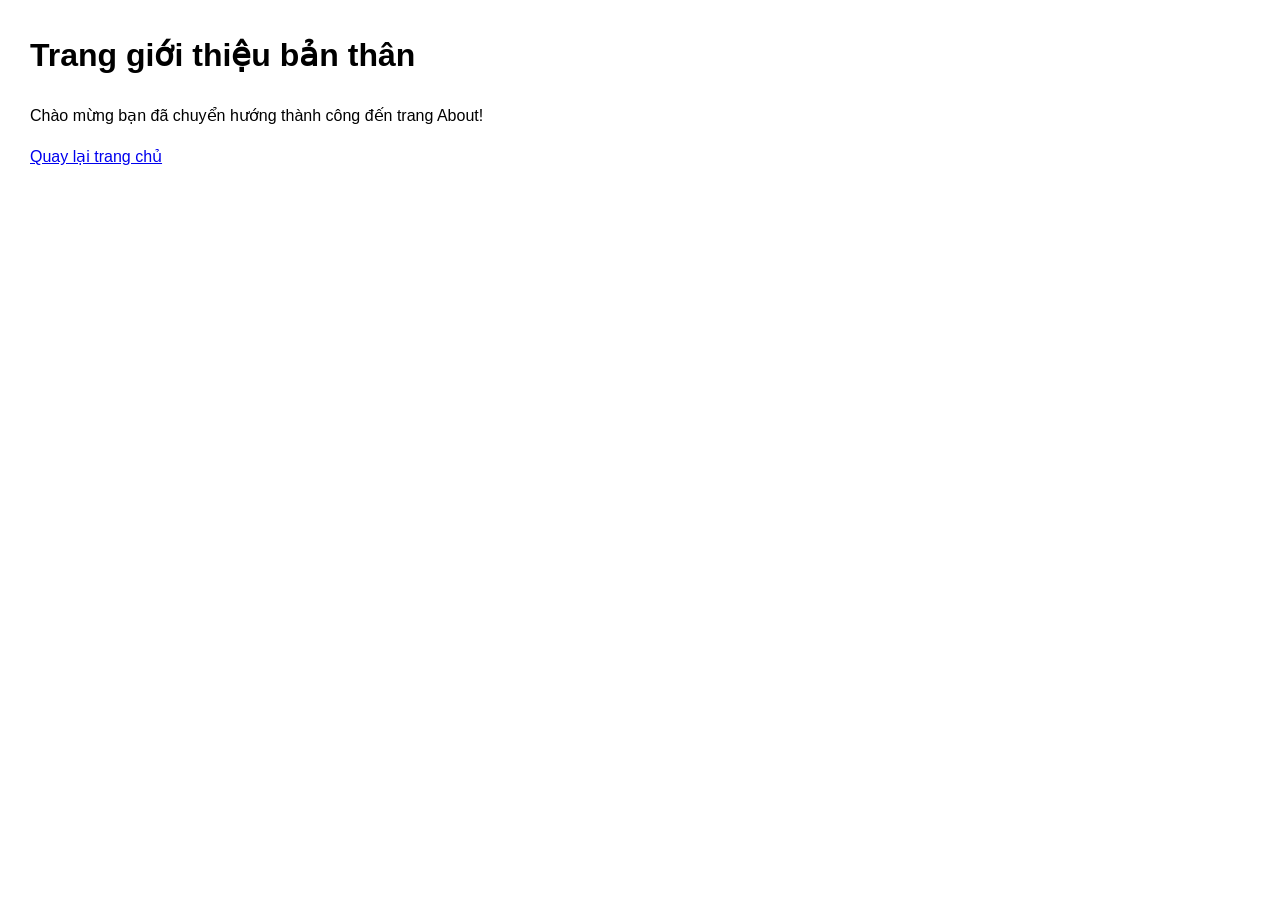
<file: about.html>
<!DOCTYPE html>
<html lang="vi">
<head>
    <meta charset="utf-8">
    <title>Giới thiệu - About Us</title>
</head>
<body style="font-family: Arial, sans-serif; line-height: 1.6; margin: 30px;">
    <h1>Trang giới thiệu bản thân</h1>
    <p>Chào mừng bạn đã chuyển hướng thành công đến trang About!</p>
    <p><a href="index.html">Quay lại trang chủ</a></p>
</body>
</html>
</file>
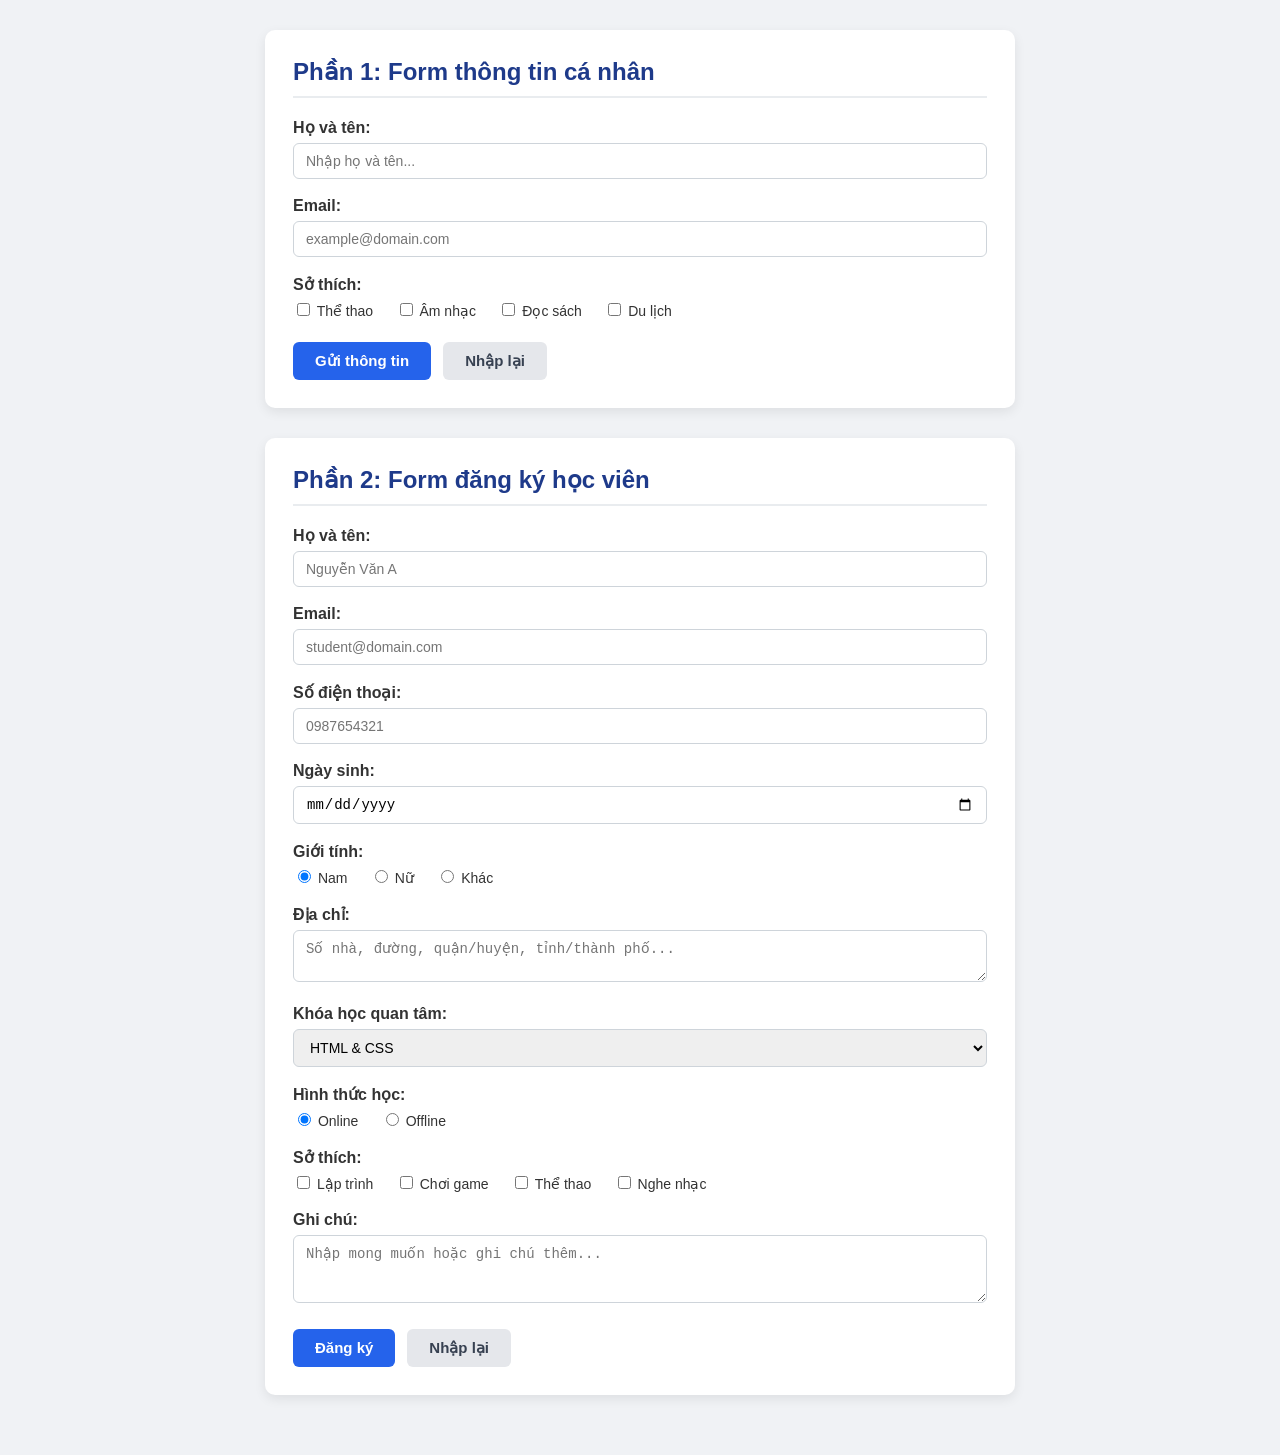
<file: form-bai-tap.html>
<!DOCTYPE html>
<html lang="vi">
<head>
    <meta charset="UTF-8">
    <meta name="viewport" content="width=device-width, initial-scale=1.0">
    <title>Bài tập: Tạo form HTML</title>
    <style>
        body {
            font-family: "Segoe UI", Tahoma, Geneva, Verdana, sans-serif;
            background-color: #f0f2f5;
            margin: 0;
            padding: 30px 15px;
            color: #333;
        }

        .container {
            max-width: 750px;
            margin: 0 auto;
        }

        .card {
            background: #ffffff;
            border-radius: 10px;
            box-shadow: 0 4px 12px rgba(0, 0, 0, 0.08);
            padding: 28px;
            margin-bottom: 30px;
        }

        h2 {
            margin-top: 0;
            padding-bottom: 10px;
            border-bottom: 2px solid #e9ecef;
            color: #1e3a8a;
        }

        .form-group {
            margin-bottom: 18px;
        }

        .form-group label.title-label {
            display: block;
            font-weight: 600;
            margin-bottom: 6px;
        }

        input[type="text"],
        input[type="email"],
        input[type="date"],
        select,
        textarea {
            width: 100%;
            padding: 9px 12px;
            border: 1px solid #ced4da;
            border-radius: 6px;
            box-sizing: border-box;
            font-size: 14px;
            outline: none;
            transition: border-color 0.2s;
        }

        input[type="text"]:focus,
        input[type="email"]:focus,
        input[type="date"]:focus,
        select:focus,
        textarea:focus {
            border-color: #3b82f6;
        }

        .inline-group label {
            margin-right: 18px;
            cursor: pointer;
            font-size: 14px;
        }

        .btn-group {
            margin-top: 22px;
            display: flex;
            gap: 12px;
        }

        button, input[type="submit"], input[type="reset"] {
            padding: 10px 22px;
            border: none;
            border-radius: 6px;
            font-size: 15px;
            font-weight: 600;
            cursor: pointer;
            transition: 0.2s;
        }

        .btn-submit {
            background-color: #2563eb;
            color: #ffffff;
        }

        .btn-submit:hover {
            background-color: #1d4ed8;
        }

        .btn-reset {
            background-color: #e5e7eb;
            color: #374151;
        }

        .btn-reset:hover {
            background-color: #d1d5db;
        }
    </style>
</head>
<body>

<div class="container">

    <!-- PHẦN 1: FORM ĐƠN GIẢN -->
    <div class="card">
        <h2>Phần 1: Form thông tin cá nhân</h2>
        <form action="#" method="POST">
            <div class="form-group">
                <label class="title-label" for="yourname">Họ và tên:</label>
                <input type="text" id="yourname" name="yourname" placeholder="Nhập họ và tên..." required>
            </div>

            <div class="form-group">
                <label class="title-label" for="email1">Email:</label>
                <input type="email" id="email1" name="email" placeholder="example@domain.com" required>
            </div>

            <div class="form-group">
                <label class="title-label">Sở thích:</label>
                <div class="inline-group">
                    <label><input type="checkbox" name="hobby" value="the_thao"> Thể thao</label>
                    <label><input type="checkbox" name="hobby" value="am_nhac"> Âm nhạc</label>
                    <label><input type="checkbox" name="hobby" value="doc_sach"> Đọc sách</label>
                    <label><input type="checkbox" name="hobby" value="du_lich"> Du lịch</label>
                </div>
            </div>

            <div class="btn-group">
                <input type="submit" value="Gửi thông tin" class="btn-submit">
                <input type="reset" value="Nhập lại" class="btn-reset">
            </div>
        </form>
    </div>

    <!-- PHẦN 2: FORM ĐĂNG KÝ HỌC VIÊN -->
    <div class="card">
        <h2>Phần 2: Form đăng ký học viên</h2>
        <form action="#" method="POST">
            <div class="form-group">
                <label class="title-label" for="fullname">Họ và tên:</label>
                <input type="text" id="fullname" name="fullname" placeholder="Nguyễn Văn A" required>
            </div>

            <div class="form-group">
                <label class="title-label" for="student_email">Email:</label>
                <input type="email" id="student_email" name="email" placeholder="student@domain.com" required>
            </div>

            <div class="form-group">
                <label class="title-label" for="phone">Số điện thoại:</label>
                <input type="text" id="phone" name="phone" placeholder="0987654321" required>
            </div>

            <div class="form-group">
                <label class="title-label" for="birthday">Ngày sinh:</label>
                <input type="date" id="birthday" name="birthday">
            </div>

            <div class="form-group">
                <label class="title-label">Giới tính:</label>
                <div class="inline-group">
                    <label><input type="radio" name="gender" value="nam" checked> Nam</label>
                    <label><input type="radio" name="gender" value="nu"> Nữ</label>
                    <label><input type="radio" name="gender" value="khac"> Khác</label>
                </div>
            </div>

            <div class="form-group">
                <label class="title-label" for="address">Địa chỉ:</label>
                <textarea id="address" name="address" rows="2" placeholder="Số nhà, đường, quận/huyện, tỉnh/thành phố..."></textarea>
            </div>

            <div class="form-group">
                <label class="title-label" for="course">Khóa học quan tâm:</label>
                <select id="course" name="course">
                    <option value="html_css">HTML & CSS</option>
                    <option value="javascript">JavaScript</option>
                    <option value="java">Java</option>
                    <option value="python">Python</option>
                </select>
            </div>

            <div class="form-group">
                <label class="title-label">Hình thức học:</label>
                <div class="inline-group">
                    <label><input type="radio" name="study_type" value="online" checked> Online</label>
                    <label><input type="radio" name="study_type" value="offline"> Offline</label>
                </div>
            </div>

            <div class="form-group">
                <label class="title-label">Sở thích:</label>
                <div class="inline-group">
                    <label><input type="checkbox" name="hobby" value="lap_trinh"> Lập trình</label>
                    <label><input type="checkbox" name="hobby" value="choi_game"> Chơi game</label>
                    <label><input type="checkbox" name="hobby" value="the_thao"> Thể thao</label>
                    <label><input type="checkbox" name="hobby" value="nghe_nhac"> Nghe nhạc</label>
                </div>
            </div>

            <div class="form-group">
                <label class="title-label" for="note">Ghi chú:</label>
                <textarea id="note" name="note" rows="3" placeholder="Nhập mong muốn hoặc ghi chú thêm..."></textarea>
            </div>

            <div class="btn-group">
                <input type="submit" value="Đăng ký" class="btn-submit">
                <input type="reset" value="Nhập lại" class="btn-reset">
            </div>
        </form>
    </div>

</div>

</body>
</html>
</file>
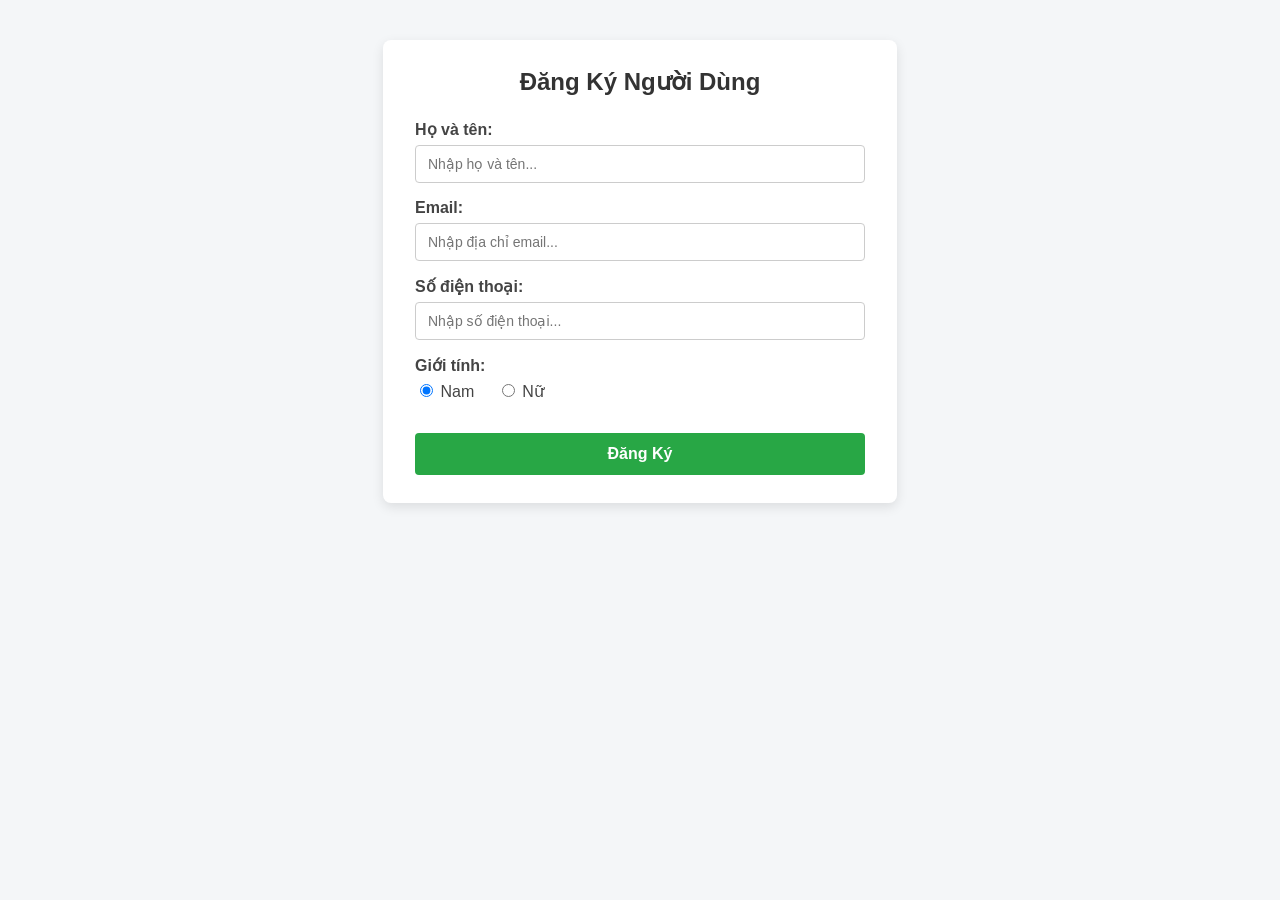
<file: register.html>
<!DOCTYPE html>
<html lang="vi">
<head>
    <meta charset="UTF-8">
    <meta name="viewport" content="width=device-width, initial-scale=1.0">
    <title>Form đăng ký người dùng</title>
    <style>
        body {
            font-family: Arial, sans-serif;
            background-color: #f4f6f8;
            margin: 0;
            padding: 40px 15px;
        }

        .register-container {
            max-width: 450px;
            margin: 0 auto;
            background: #ffffff;
            padding: 28px 32px;
            border-radius: 8px;
            box-shadow: 0 4px 12px rgba(0, 0, 0, 0.1);
        }

        h2 {
            text-align: center;
            color: #333333;
            margin-top: 0;
            margin-bottom: 24px;
        }

        .form-group {
            margin-bottom: 16px;
        }

        .form-group label {
            display: block;
            margin-bottom: 6px;
            font-weight: bold;
            color: #444444;
        }

        .form-group input[type="text"],
        .form-group input[type="email"],
        .form-group input[type="tel"] {
            width: 100%;
            padding: 10px 12px;
            border: 1px solid #cccccc;
            border-radius: 4px;
            box-sizing: border-box;
            font-size: 14px;
            outline: none;
        }

        .form-group input[type="text"]:focus,
        .form-group input[type="email"]:focus,
        .form-group input[type="tel"]:focus {
            border-color: #007bff;
        }

        .gender-group {
            margin-top: 6px;
        }

        .gender-group label {
            display: inline-block;
            font-weight: normal;
            margin-right: 18px;
            cursor: pointer;
        }

        .btn-submit {
            width: 100%;
            background-color: #28a745;
            color: white;
            border: none;
            padding: 12px;
            border-radius: 4px;
            font-size: 16px;
            font-weight: bold;
            cursor: pointer;
            margin-top: 10px;
            transition: background-color 0.2s;
        }

        .btn-submit:hover {
            background-color: #218838;
        }
    </style>
</head>
<body>

    <div class="register-container">
        <h2>Đăng Ký Người Dùng</h2>

        <!-- Khai báo đúng action, method POST theo yêu cầu bài học -->
        <form action="http://demo.codegym.vn/6/registration_form/register.php" method="POST">
            
            <!-- Trường Họ và tên: name="name" -->
            <div class="form-group">
                <label for="name">Họ và tên:</label>
                <input type="text" id="name" name="name" placeholder="Nhập họ và tên..." required>
            </div>

            <!-- Trường Email: name="email" -->
            <div class="form-group">
                <label for="email">Email:</label>
                <input type="email" id="email" name="email" placeholder="Nhập địa chỉ email..." required>
            </div>

            <!-- Trường Số điện thoại: name="phone" -->
            <div class="form-group">
                <label for="phone">Số điện thoại:</label>
                <input type="tel" id="phone" name="phone" placeholder="Nhập số điện thoại..." required>
            </div>

            <!-- Trường Giới tính: name="gender" -->
            <div class="form-group">
                <label>Giới tính:</label>
                <div class="gender-group">
                    <label>
                        <input type="radio" name="gender" value="male" checked> Nam
                    </label>
                    <label>
                        <input type="radio" name="gender" value="female"> Nữ
                    </label>
                </div>
            </div>

            <!-- Nút gửi form -->
            <button type="submit" class="btn-submit">Đăng Ký</button>

        </form>
    </div>

</body>
</html>
</file>
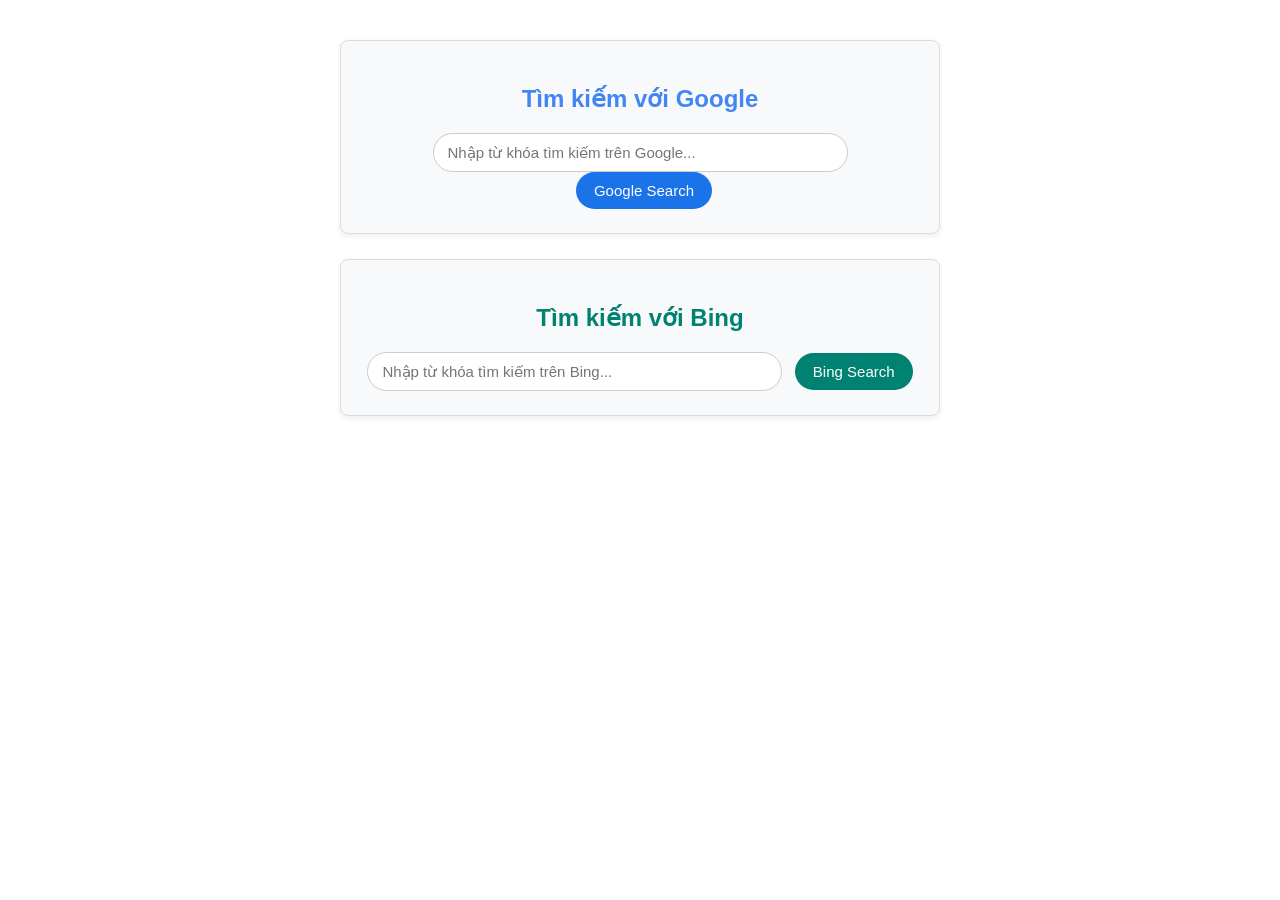
<file: search.html>
<!DOCTYPE html>
<html lang="vi">
<head>
    <meta charset="utf-8">
    <meta name="viewport" content="width=device-width, initial-scale=1.0">
    <title>Form Tìm kiếm Google & Bing</title>
    <style>
        body {
            font-family: Arial, sans-serif;
            margin: 40px auto;
            max-width: 600px;
            text-align: center;
        }
        .search-box {
            background-color: #f8f9fa;
            border: 1px solid #ddd;
            border-radius: 8px;
            padding: 24px;
            margin-bottom: 25px;
            box-shadow: 0 2px 6px rgba(0,0,0,0.08);
        }
        input[type="text"] {
            width: 70%;
            padding: 10px 14px;
            font-size: 15px;
            border: 1px solid #ccc;
            border-radius: 24px;
            outline: none;
        }
        input[type="submit"] {
            padding: 10px 18px;
            font-size: 15px;
            border: none;
            border-radius: 20px;
            background-color: #1a73e8;
            color: white;
            cursor: pointer;
            margin-left: 8px;
        }
        input[type="submit"]:hover {
            background-color: #1557b0;
        }
        .btn-bing {
            background-color: #008272 !important;
        }
        .btn-bing:hover {
            background-color: #005a4e !important;
        }
    </style>
</head>
<body>

    <!-- FORM 1: TÌM KIẾM TRÊN GOOGLE -->
    <div class="search-box">
        <h2 style="color: #4285F4;">Tìm kiếm với Google</h2>
        <form action="https://www.google.com.vn/search" method="GET" target="_blank">
            <input type="text" name="q" placeholder="Nhập từ khóa tìm kiếm trên Google..." required>
            <input type="submit" value="Google Search">
        </form>
    </div>

    <!-- FORM 2: MỞ RỘNG - TÌM KIẾM VỚI BING -->
    <div class="search-box">
        <h2 style="color: #008272;">Tìm kiếm với Bing</h2>
        <form action="https://www.bing.com/search" method="GET" target="_blank">
            <input type="text" name="q" placeholder="Nhập từ khóa tìm kiếm trên Bing..." required>
            <input type="submit" value="Bing Search" class="btn-bing">
        </form>
    </div>

</body>
</html>
</file>
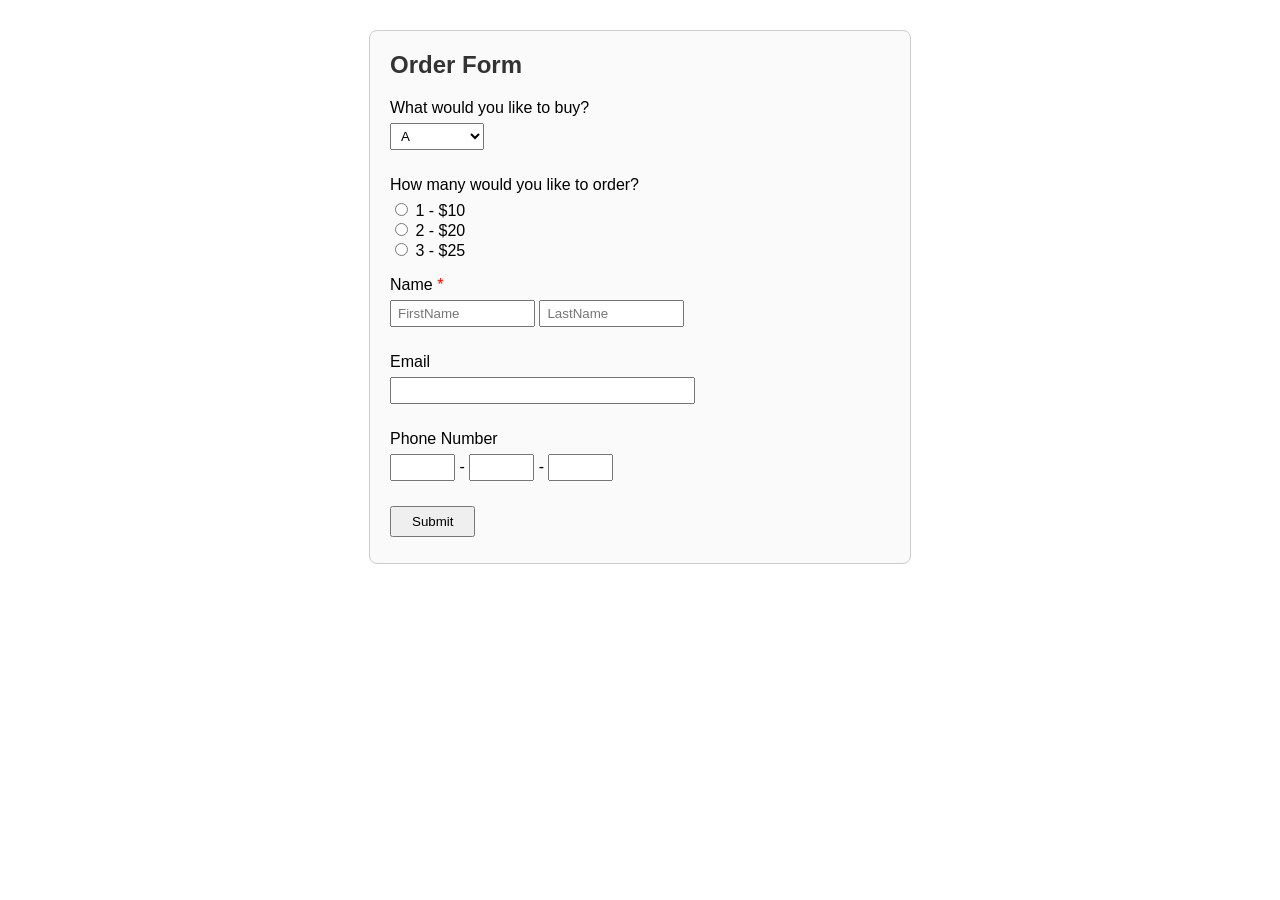
<file: simpleform.html>
<!DOCTYPE html>
<html lang="vi">
<head>
    <meta charset="UTF-8">
    <meta name="viewport" content="width=device-width, initial-scale=1.0">
    <title>Simple Form</title>
    <style>
        .wufoo {
            font-family: "Lucida Grande", "Lucida Sans Unicode", Tahoma, sans-serif;
            margin: 30px auto;
            max-width: 500px;
            padding: 20px;
            border: 1px solid #ccc;
            border-radius: 8px;
            background-color: #fafafa;
        }
        .wufoo h2 {
            margin-top: 0;
            color: #333;
        }
        .wufoo p {
            margin-bottom: 6px;
            font-weight: 500;
        }
        .wufoo input[type="text"], .wufoo select {
            padding: 4px 6px;
            margin-bottom: 10px;
        }
        .wufoo input[type="button"] {
            padding: 6px 20px;
            cursor: pointer;
        }
    </style>
</head>
<body>

    <form method="get" action="simpleform.html" class="wufoo">
        <h2>Order Form</h2>
        
        <p>What would you like to buy?</p>
        <select>
            <option value="">A</option>
            <option>B (+ 0.5$)</option>
            <option>C (+ 0.5$)</option>
        </select>

        <p>How many would you like to order?</p>
        <label><input type="radio" name="rd" value="1"/> 1 - $10</label><br/>
        <label><input type="radio" name="rd" value="2"/> 2 - $20</label><br/>
        <label><input type="radio" name="rd" value="3"/> 3 - $25</label><br/>

        <p>Name <span style="color: red">*</span></p>
        <input type="text" name="firstname" placeholder="FirstName" size="15"/>
        <input type="text" name="lastname" placeholder="LastName" size="15"/>

        <p>Email</p>
        <input type="text" name="email" size="35"/>

        <p>Phone Number</p>
        <input type="text" name="phone1" size="5"/> -
        <input type="text" name="phone2" size="5"/> -
        <input type="text" name="phone3" size="5"/>

        <p style="margin-top: 15px;">
            <input type="button" name="btSubmit" value="Submit"/>
        </p>
    </form>

</body>
</html>
</file>
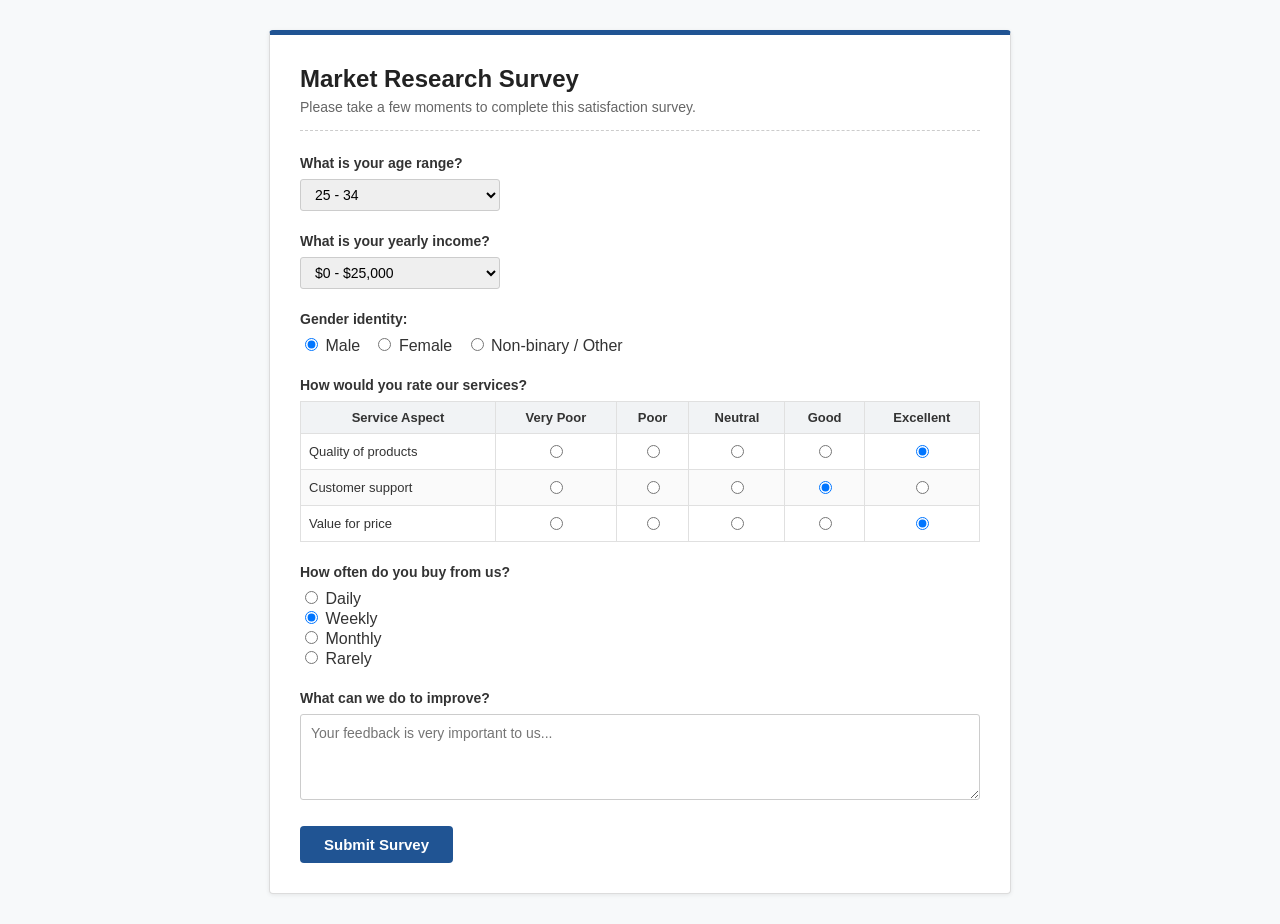
<file: survey.html>
<!DOCTYPE html>
<html lang="vi">
<head>
    <meta charset="UTF-8">
    <meta name="viewport" content="width=device-width, initial-scale=1.0">
    <title>Market Research Survey</title>
    <style>
        body {
            font-family: "Lucida Grande", "Lucida Sans Unicode", Tahoma, sans-serif;
            background-color: #f7f9fa;
            margin: 0;
            padding: 30px 15px;
            color: #333333;
        }

        .survey-container {
            max-width: 680px;
            margin: 0 auto;
            background-color: #ffffff;
            border: 1px solid #dcdcdc;
            border-top: 5px solid #205493;
            border-radius: 4px;
            padding: 30px;
            box-shadow: 0 1px 4px rgba(0, 0, 0, 0.08);
        }

        h2 {
            margin-top: 0;
            margin-bottom: 6px;
            color: #222;
        }

        .subtitle {
            margin-top: 0;
            margin-bottom: 24px;
            color: #666;
            font-size: 14px;
            border-bottom: 1px dashed #ccc;
            padding-bottom: 15px;
        }

        .field-group {
            margin-bottom: 22px;
        }

        .field-label {
            display: block;
            font-weight: bold;
            font-size: 14px;
            margin-bottom: 8px;
        }

        select {
            padding: 6px 10px;
            border: 1px solid #ccc;
            border-radius: 3px;
            font-size: 14px;
            min-width: 200px;
        }

        /* Bảng đánh giá Matrix */
        table.matrix-table {
            width: 100%;
            border-collapse: collapse;
            margin-top: 8px;
            font-size: 13px;
        }

        table.matrix-table th,
        table.matrix-table td {
            border: 1px solid #e0e0e0;
            padding: 8px;
            text-align: center;
        }

        table.matrix-table th {
            background-color: #f1f3f5;
            font-weight: bold;
        }

        table.matrix-table td:first-child {
            text-align: left;
            font-weight: 500;
        }

        table.matrix-table tr:nth-child(even) {
            background-color: #fafafa;
        }

        textarea {
            width: 100%;
            padding: 10px;
            box-sizing: border-box;
            border: 1px solid #ccc;
            border-radius: 3px;
            font-family: inherit;
            font-size: 14px;
            resize: vertical;
        }

        .btn-submit {
            background-color: #205493;
            color: #ffffff;
            font-size: 15px;
            font-weight: bold;
            border: none;
            padding: 10px 24px;
            border-radius: 4px;
            cursor: pointer;
            transition: background-color 0.2s;
        }

        .btn-submit:hover {
            background-color: #112e51;
        }
    </style>
</head>
<body>

    <div class="survey-container">
        <h2>Market Research Survey</h2>
        <p class="subtitle">Please take a few moments to complete this satisfaction survey.</p>

        <form action="#" method="POST">

            <!-- 1. Độ tuổi -->
            <div class="field-group">
                <label class="field-label" for="age">What is your age range?</label>
                <select id="age" name="age_range">
                    <option value="18-24">18 - 24</option>
                    <option value="25-34" selected>25 - 34</option>
                    <option value="35-50">35 - 50</option>
                    <option value="50+">50+</option>
                </select>
            </div>

            <!-- 2. Thu nhập hàng năm -->
            <div class="field-group">
                <label class="field-label" for="income">What is your yearly income?</label>
                <select id="income" name="yearly_income">
                    <option value="0-25k">$0 - $25,000</option>
                    <option value="25k-50k">$25,001 - $50,000</option>
                    <option value="50k-100k">$50,001 - $100,000</option>
                    <option value="100k+">$100,000+</option>
                </select>
            </div>

            <!-- 3. Giới tính -->
            <div class="field-group">
                <label class="field-label">Gender identity:</label>
                <label><input type="radio" name="gender" value="male" checked> Male</label>&nbsp;&nbsp;
                <label><input type="radio" name="gender" value="female"> Female</label>&nbsp;&nbsp;
                <label><input type="radio" name="gender" value="other"> Non-binary / Other</label>
            </div>

            <!-- 4. Ma trận mức độ hài lòng (Matrix Rating) -->
            <div class="field-group">
                <label class="field-label">How would you rate our services?</label>
                <table class="matrix-table">
                    <thead>
                        <tr>
                            <th>Service Aspect</th>
                            <th>Very Poor</th>
                            <th>Poor</th>
                            <th>Neutral</th>
                            <th>Good</th>
                            <th>Excellent</th>
                        </tr>
                    </thead>
                    <tbody>
                        <tr>
                            <td>Quality of products</td>
                            <td><input type="radio" name="rate_quality" value="1"></td>
                            <td><input type="radio" name="rate_quality" value="2"></td>
                            <td><input type="radio" name="rate_quality" value="3"></td>
                            <td><input type="radio" name="rate_quality" value="4"></td>
                            <td><input type="radio" name="rate_quality" value="5" checked></td>
                        </tr>
                        <tr>
                            <td>Customer support</td>
                            <td><input type="radio" name="rate_support" value="1"></td>
                            <td><input type="radio" name="rate_support" value="2"></td>
                            <td><input type="radio" name="rate_support" value="3"></td>
                            <td><input type="radio" name="rate_support" value="4" checked></td>
                            <td><input type="radio" name="rate_support" value="5"></td>
                        </tr>
                        <tr>
                            <td>Value for price</td>
                            <td><input type="radio" name="rate_value" value="1"></td>
                            <td><input type="radio" name="rate_value" value="2"></td>
                            <td><input type="radio" name="rate_value" value="3"></td>
                            <td><input type="radio" name="rate_value" value="4"></td>
                            <td><input type="radio" name="rate_value" value="5" checked></td>
                        </tr>
                    </tbody>
                </table>
            </div>

            <!-- 5. Tần suất mua sắm -->
            <div class="field-group">
                <label class="field-label">How often do you buy from us?</label>
                <label><input type="radio" name="frequency" value="daily"> Daily</label><br>
                <label><input type="radio" name="frequency" value="weekly" checked> Weekly</label><br>
                <label><input type="radio" name="frequency" value="monthly"> Monthly</label><br>
                <label><input type="radio" name="frequency" value="rarely"> Rarely</label>
            </div>

            <!-- 6. Ý kiến đóng góp -->
            <div class="field-group">
                <label class="field-label" for="comments">What can we do to improve?</label>
                <textarea id="comments" name="comments" rows="4" placeholder="Your feedback is very important to us..."></textarea>
            </div>

            <!-- Nút gửi -->
            <button type="submit" class="btn-submit">Submit Survey</button>

        </form>
    </div>

</body>
</html>
</file>
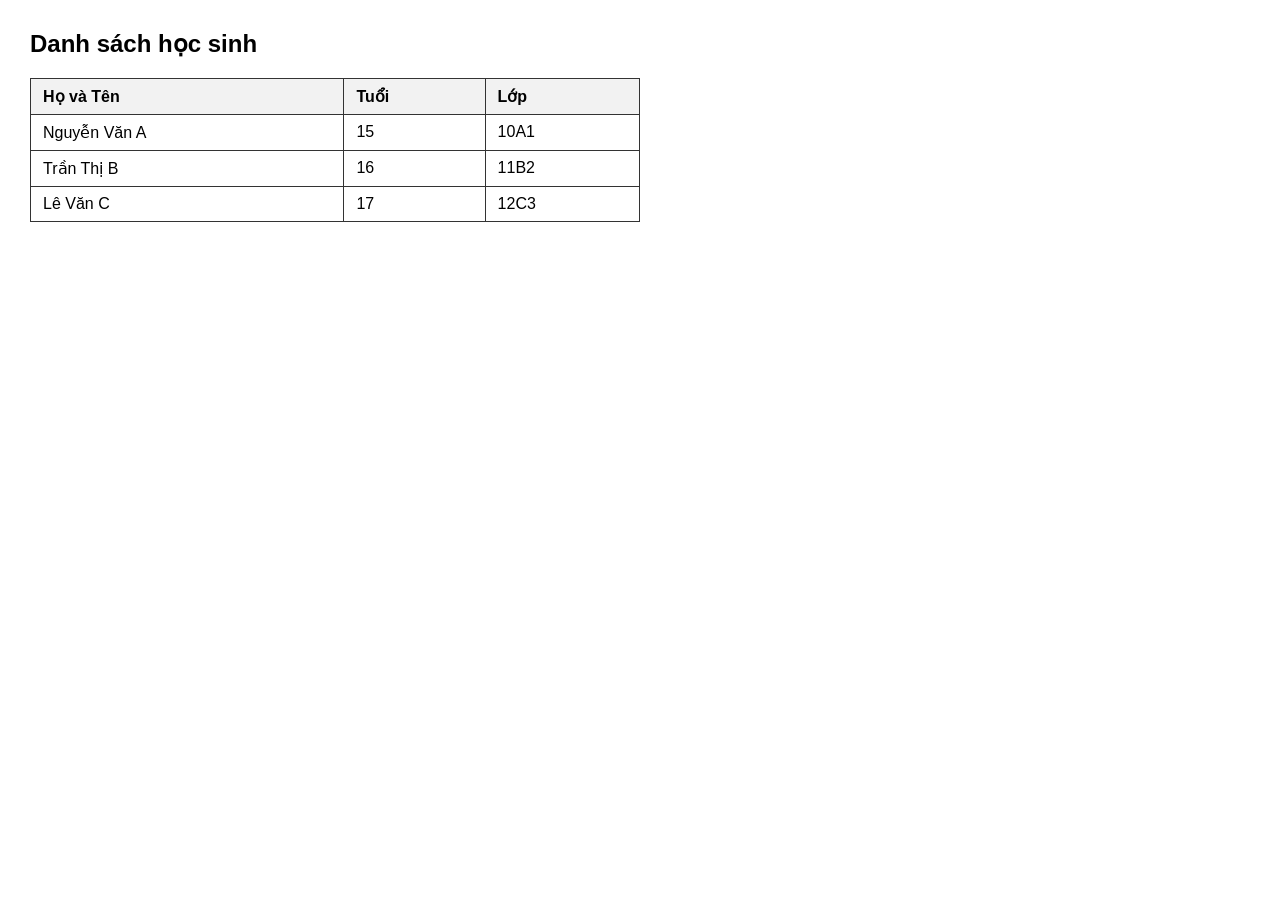
<file: table.html>
<!DOCTYPE html>
<html lang="vi">
<head>
    <meta charset="utf-8">
    <title>Bảng đơn giản trong HTML</title>
    <style>
        body {
            font-family: Arial, sans-serif;
            margin: 30px;
        }
        table {
            border-collapse: collapse;
            width: 50%;
            min-width: 400px;
        }
        th, td {
            border: 1px solid #333;
            padding: 8px 12px;
            text-align: left;
        }
        th {
            background-color: #f2f2f2;
        }
    </style>
</head>
<body>

    <h2>Danh sách học sinh</h2>

    <table>
        <tr>
            <th>Họ và Tên</th>
            <th>Tuổi</th>
            <th>Lớp</th>
        </tr>
        <tr>
            <td>Nguyễn Văn A</td>
            <td>15</td>
            <td>10A1</td>
        </tr>
        <tr>
            <td>Trần Thị B</td>
            <td>16</td>
            <td>11B2</td>
        </tr>
        <tr>
            <td>Lê Văn C</td>
            <td>17</td>
            <td>12C3</td>
        </tr>
    </table>

</body>
</html>
</file>
